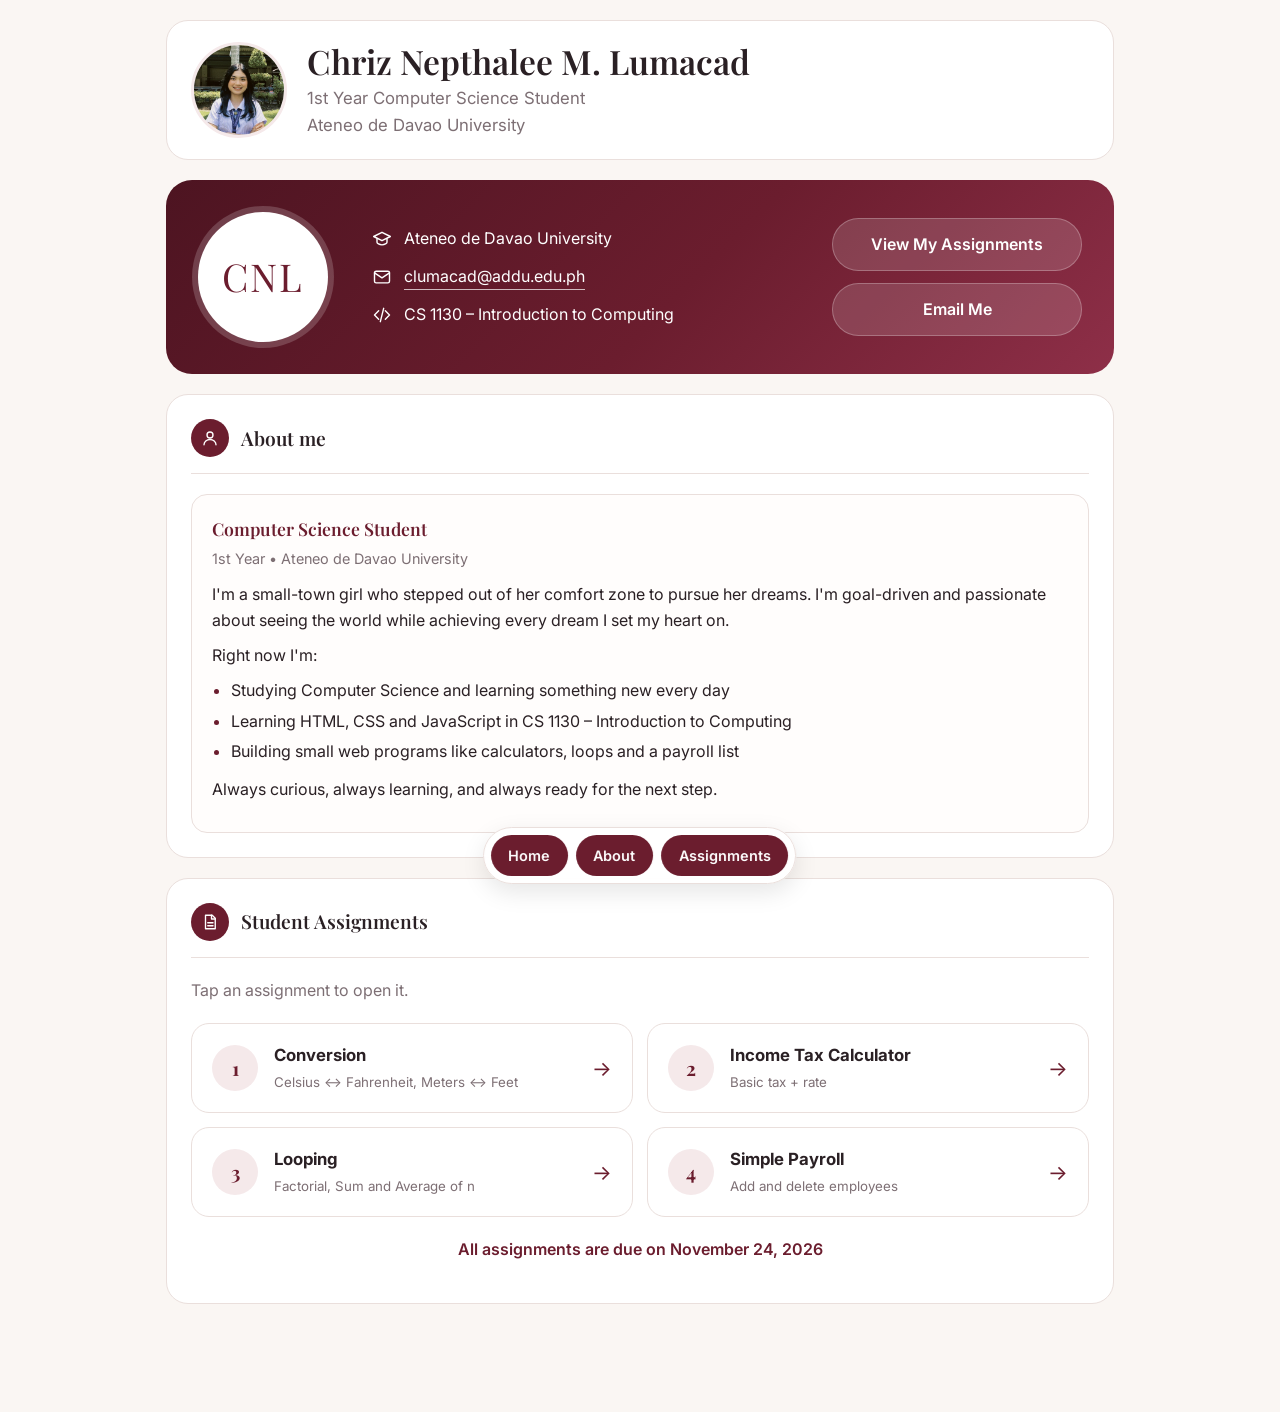
<file: index.html>
<!DOCTYPE html>
<html lang="en">
<head>
<meta charset="UTF-8">
<meta name="viewport" content="width=device-width, initial-scale=1.0">
<title>Chriz Nepthalee M. Lumacad</title>
<link rel="preconnect" href="https://fonts.googleapis.com">
<link rel="preconnect" href="https://fonts.gstatic.com" crossorigin>
<link href="https://fonts.googleapis.com/css2?family=Inter:wght@400;500;600&family=Playfair+Display:wght@500;600;700&display=swap" rel="stylesheet">
<link rel="stylesheet" href="style.css">
</head>
<body id="top">

<div class="wrap">

  <!-- Profile header -->
  <header class="topcard">
    <img src="photo.jpg" alt="Photo of Chriz Nepthalee M. Lumacad">
    <div>
      <h1>Chriz Nepthalee M. Lumacad</h1>
      <p>1st Year Computer Science Student<br>Ateneo de Davao University</p>
    </div>
  </header>

  <!-- Burgundy banner -->
  <section class="banner">
    <div class="monogram" aria-hidden="true">CNL</div>

    <ul class="details">
      <li>
        <svg viewBox="0 0 24 24"><path d="M2 9l10-5 10 5-10 5-10-5z"/><path d="M6 11.5v4.5c0 1.2 2.7 3 6 3s6-1.8 6-3v-4.5"/></svg>
        <span>Ateneo de Davao University</span>
      </li>
      <li>
        <svg viewBox="0 0 24 24"><rect x="3" y="5" width="18" height="14" rx="2"/><path d="M3 7l9 6 9-6"/></svg>
        <a href="mailto:clumacad@addu.edu.ph">clumacad@addu.edu.ph</a>
      </li>
      <li>
        <svg viewBox="0 0 24 24"><path d="M8 7l-5 5 5 5"/><path d="M16 7l5 5-5 5"/><path d="M14 4l-4 16"/></svg>
        <span>CS 1130 – Introduction to Computing</span>
      </li>
    </ul>

    <div class="banner-actions">
      <a class="ghost" href="#assignments">View My Assignments</a>
      <a class="ghost" href="mailto:clumacad@addu.edu.ph">Email Me</a>
    </div>
  </section>

  <!-- About me -->
  <section class="card" id="about">
    <div class="card-title">
      <span class="dot"><svg viewBox="0 0 24 24"><circle cx="12" cy="8" r="4"/><path d="M4 21c0-4 3.6-7 8-7s8 3 8 7"/></svg></span>
      <h2>About me</h2>
    </div>
    <div class="inner">
      <h3>Computer Science Student</h3>
      <p class="meta">1st Year • Ateneo de Davao University</p>
      <p>I'm a small-town girl who stepped out of her comfort zone to pursue her dreams. I'm goal-driven and passionate about seeing the world while achieving every dream I set my heart on.</p>
      <p>Right now I'm:</p>
      <ul>
        <li>Studying Computer Science and learning something new every day</li>
        <li>Learning HTML, CSS and JavaScript in CS 1130 – Introduction to Computing</li>
        <li>Building small web programs like calculators, loops and a payroll list</li>
      </ul>
      <p>Always curious, always learning, and always ready for the next step.</p>
    </div>
  </section>

  <!-- Assignments -->
  <section class="card" id="assignments">
    <div class="card-title">
      <span class="dot"><svg viewBox="0 0 24 24"><path d="M6 3h9l4 4v14H6z"/><path d="M14 3v5h5"/><path d="M9 13h7M9 17h7"/></svg></span>
      <h2>Student Assignments</h2>
    </div>
    <p class="lead">Tap an assignment to open it.</p>

    <div class="assign-grid">
      <a class="assign" href="conversion.html">
        <span class="num">1</span>
        <span><strong>Conversion</strong><small>Celsius ↔ Fahrenheit, Meters ↔ Feet</small></span>
        <span class="arrow">→</span>
      </a>
      <a class="assign" href="income-tax.html">
        <span class="num">2</span>
        <span><strong>Income Tax Calculator</strong><small>Basic tax + rate</small></span>
        <span class="arrow">→</span>
      </a>
      <a class="assign" href="looping.html">
        <span class="num">3</span>
        <span><strong>Looping</strong><small>Factorial, Sum and Average of n</small></span>
        <span class="arrow">→</span>
      </a>
      <a class="assign" href="payroll.html">
        <span class="num">4</span>
        <span><strong>Simple Payroll</strong><small>Add and delete employees</small></span>
        <span class="arrow">→</span>
      </a>
    </div>
    <p class="due">All assignments are due on November 24, 2026</p>
  </section>

</div>

<nav class="pills" aria-label="Page navigation">
  <a href="#top">Home</a>
  <a href="#about">About</a>
  <a href="#assignments">Assignments</a>
</nav>

</body>
</html>
</file>
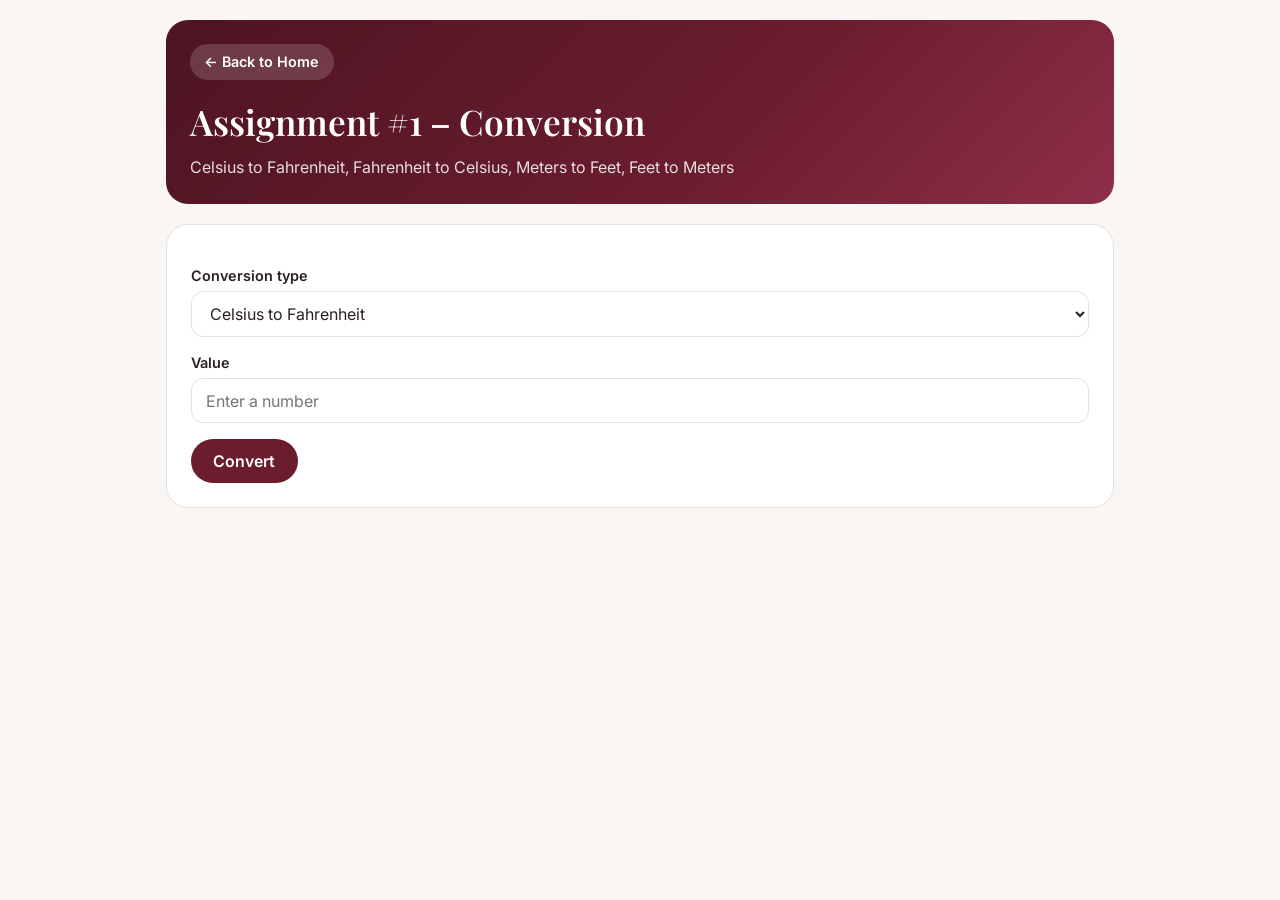
<file: conversion.html>
<!DOCTYPE html>
<html lang="en">
<head>
<meta charset="UTF-8">
<meta name="viewport" content="width=device-width, initial-scale=1.0">
<title>Assignment #1 – Conversion</title>
<link rel="preconnect" href="https://fonts.googleapis.com">
<link rel="preconnect" href="https://fonts.gstatic.com" crossorigin>
<link href="https://fonts.googleapis.com/css2?family=Inter:wght@400;500;600&family=Playfair+Display:wght@500;600;700&display=swap" rel="stylesheet">
<link rel="stylesheet" href="style.css">
</head>
<body>
<div class="wrap">

  <header class="pagehead">
    <a class="back" href="index.html">← Back to Home</a>
    <h1>Assignment #1 – Conversion</h1>
    <p>Celsius to Fahrenheit, Fahrenheit to Celsius, Meters to Feet, Feet to Meters</p>
  </header>

  <section class="card">
    <label for="convType">Conversion type</label>
    <select id="convType">
      <option value="c2f">Celsius to Fahrenheit</option>
      <option value="f2c">Fahrenheit to Celsius</option>
      <option value="m2ft">Meters to Feet</option>
      <option value="ft2m">Feet to Meters</option>
    </select>

    <label for="convValue">Value</label>
    <input type="number" id="convValue" step="any" placeholder="Enter a number">

    <button id="convBtn">Convert</button>
    <div class="result" id="convResult"></div>
  </section>

</div>

<script src="common.js"></script>
<script>
  const conversions = {
    c2f:  { fn: (v) => (v * 9) / 5 + 32,   label: (v, r) => `${v} °C = ${r} °F` },
    f2c:  { fn: (v) => ((v - 32) * 5) / 9, label: (v, r) => `${v} °F = ${r} °C` },
    m2ft: { fn: (v) => v * 3.28084,        label: (v, r) => `${v} meters = ${r} feet` },
    ft2m: { fn: (v) => v / 3.28084,        label: (v, r) => `${v} feet = ${r} meters` },
  };

  $("convBtn").addEventListener("click", () => {
    const raw = $("convValue").value;
    if (raw === "") return show("convResult", "Please enter a number.", true);
    const value = Number(raw);
    const { fn, label } = conversions[$("convType").value];
    const result = Number(fn(value).toFixed(4));
    show("convResult", `<strong>${label(value, result)}</strong>`);
  });
</script>
</body>
</html>
</file>
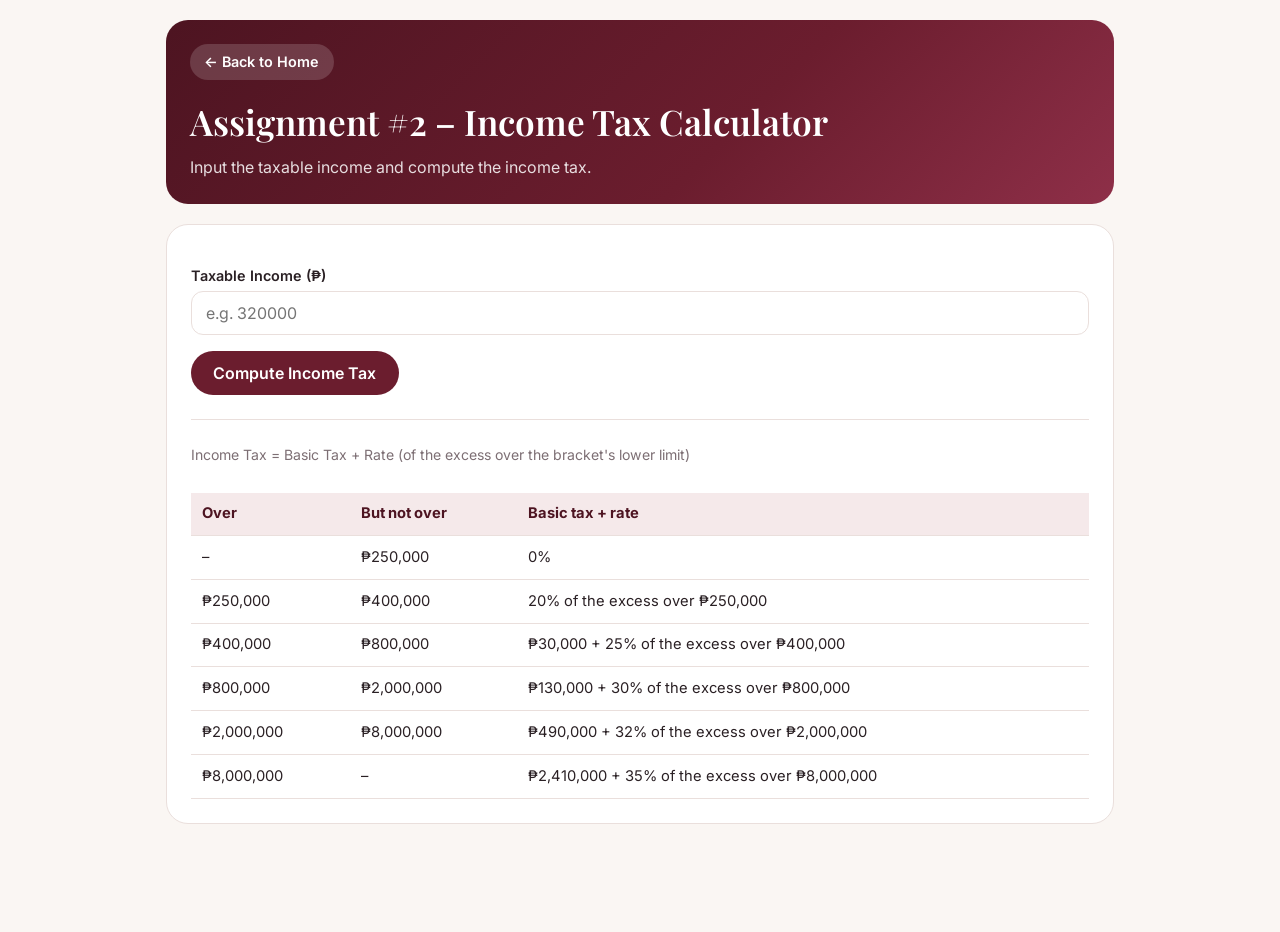
<file: income-tax.html>
<!DOCTYPE html>
<html lang="en">
<head>
<meta charset="UTF-8">
<meta name="viewport" content="width=device-width, initial-scale=1.0">
<title>Assignment #2 – Income Tax Calculator</title>
<link rel="preconnect" href="https://fonts.googleapis.com">
<link rel="preconnect" href="https://fonts.gstatic.com" crossorigin>
<link href="https://fonts.googleapis.com/css2?family=Inter:wght@400;500;600&family=Playfair+Display:wght@500;600;700&display=swap" rel="stylesheet">
<link rel="stylesheet" href="style.css">
</head>
<body>
<div class="wrap">

  <header class="pagehead">
    <a class="back" href="index.html">← Back to Home</a>
    <h1>Assignment #2 – Income Tax Calculator</h1>
    <p>Input the taxable income and compute the income tax.</p>
  </header>

  <section class="card">
    <label for="taxIncome">Taxable Income (₱)</label>
    <input type="number" id="taxIncome" min="0" step="any" placeholder="e.g. 320000">
    <button id="taxBtn">Compute Income Tax</button>
    <div class="result" id="taxResult"></div>

    <hr class="soft">
    <p class="note" style="margin-top:0">Income Tax = Basic Tax + Rate (of the excess over the bracket's lower limit)</p>
    <div class="scroll">
      <table>
        <thead><tr><th>Over</th><th>But not over</th><th>Basic tax + rate</th></tr></thead>
        <tbody>
          <tr><td>–</td><td>₱250,000</td><td>0%</td></tr>
          <tr><td>₱250,000</td><td>₱400,000</td><td>20% of the excess over ₱250,000</td></tr>
          <tr><td>₱400,000</td><td>₱800,000</td><td>₱30,000 + 25% of the excess over ₱400,000</td></tr>
          <tr><td>₱800,000</td><td>₱2,000,000</td><td>₱130,000 + 30% of the excess over ₱800,000</td></tr>
          <tr><td>₱2,000,000</td><td>₱8,000,000</td><td>₱490,000 + 32% of the excess over ₱2,000,000</td></tr>
          <tr><td>₱8,000,000</td><td>–</td><td>₱2,410,000 + 35% of the excess over ₱8,000,000</td></tr>
        </tbody>
      </table>
    </div>
  </section>

</div>

<script src="common.js"></script>
<script>
  const computeTax = (income) => {
    if (income <= 250000)  return 0;
    if (income <= 400000)  return (income - 250000) * 0.20;
    if (income <= 800000)  return 30000 + (income - 400000) * 0.25;
    if (income <= 2000000) return 130000 + (income - 800000) * 0.30;
    if (income <= 8000000) return 490000 + (income - 2000000) * 0.32;
    return 2410000 + (income - 8000000) * 0.35;
  };

  $("taxBtn").addEventListener("click", () => {
    const raw = $("taxIncome").value;
    const income = Number(raw);
    if (raw === "" || income < 0) return show("taxResult", "Please enter a valid income (0 or more).", true);
    const tax = computeTax(income);
    show("taxResult", `
      Taxable Income: <strong>${peso(income)}</strong><br>
      Income Tax: <strong>${peso(tax)}</strong>`);
  });
</script>
</body>
</html>
</file>
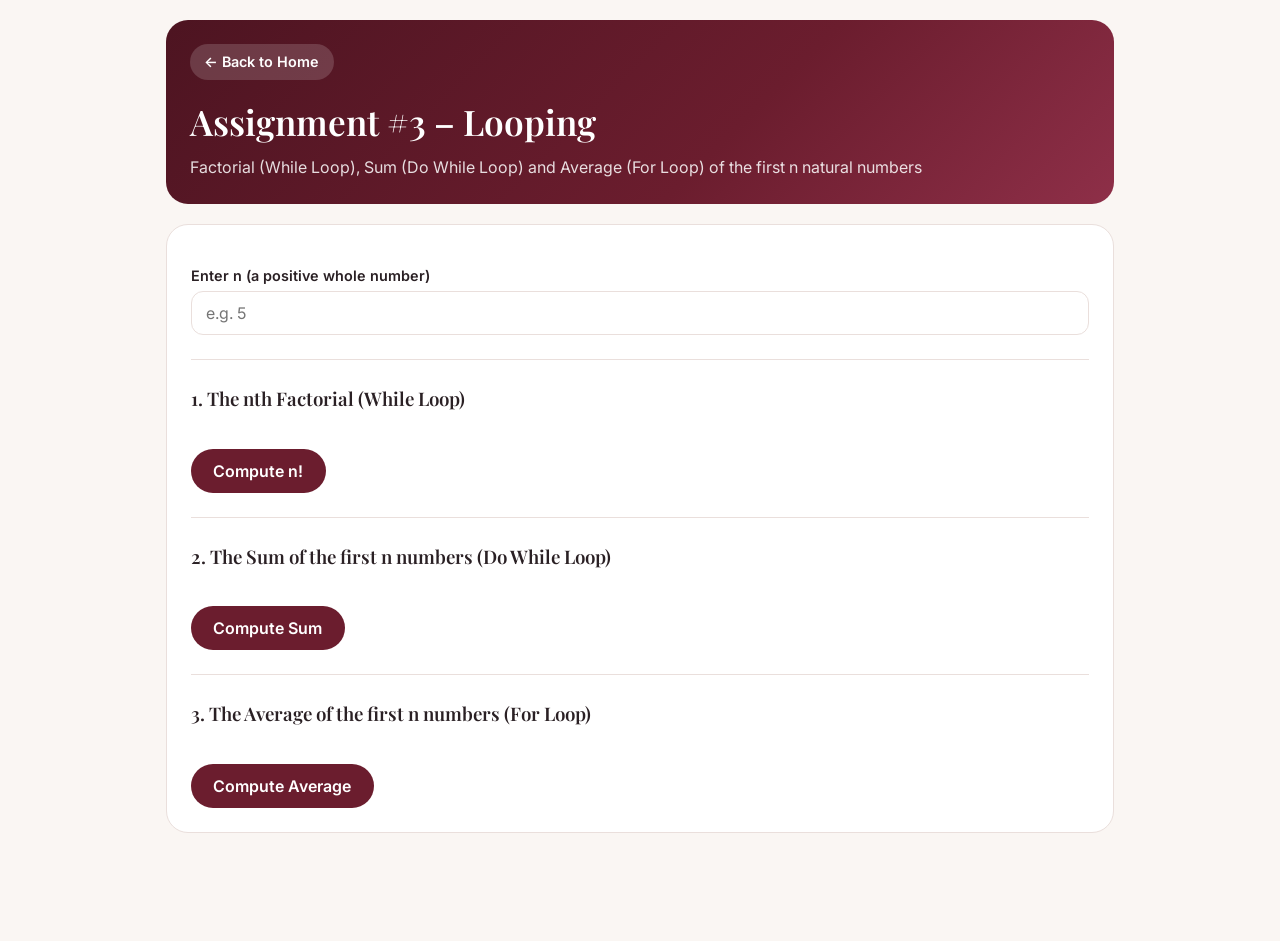
<file: looping.html>
<!DOCTYPE html>
<html lang="en">
<head>
<meta charset="UTF-8">
<meta name="viewport" content="width=device-width, initial-scale=1.0">
<title>Assignment #3 – Looping</title>
<link rel="preconnect" href="https://fonts.googleapis.com">
<link rel="preconnect" href="https://fonts.gstatic.com" crossorigin>
<link href="https://fonts.googleapis.com/css2?family=Inter:wght@400;500;600&family=Playfair+Display:wght@500;600;700&display=swap" rel="stylesheet">
<link rel="stylesheet" href="style.css">
</head>
<body>
<div class="wrap">

  <header class="pagehead">
    <a class="back" href="index.html">← Back to Home</a>
    <h1>Assignment #3 – Looping</h1>
    <p>Factorial (While Loop), Sum (Do While Loop) and Average (For Loop) of the first n natural numbers</p>
  </header>

  <section class="card">
    <label for="loopN">Enter n (a positive whole number)</label>
    <input type="number" id="loopN" min="1" step="1" placeholder="e.g. 5">

    <hr class="soft">

    <h3>1. The nth Factorial (While Loop)</h3>
    <button id="factBtn">Compute n!</button>
    <div class="result" id="factResult"></div>

    <hr class="soft">

    <h3>2. The Sum of the first n numbers (Do While Loop)</h3>
    <button id="sumBtn">Compute Sum</button>
    <div class="result" id="sumResult"></div>

    <hr class="soft">

    <h3>3. The Average of the first n numbers (For Loop)</h3>
    <button id="avgBtn">Compute Average</button>
    <div class="result" id="avgResult"></div>
  </section>

</div>

<script src="common.js"></script>
<script>
  const getPositiveInt = () => {
    const n = Number($("loopN").value);
    return Number.isInteger(n) && n >= 1 ? n : null;
  };

  // 1. Factorial using a WHILE loop (BigInt keeps large results exact)
  $("factBtn").addEventListener("click", () => {
    const n = getPositiveInt();
    if (n === null) return show("factResult", "Please enter a positive whole number.", true);
    if (n > 500) return show("factResult", "Please use n up to 500.", true);
    let factorial = 1n;
    let i = 1n;
    while (i <= BigInt(n)) {
      factorial *= i;
      i++;
    }
    show("factResult", `${n}! = <strong>${factorial.toString()}</strong>`);
  });

  // 2. Sum using a DO WHILE loop
  $("sumBtn").addEventListener("click", () => {
    const n = getPositiveInt();
    if (n === null) return show("sumResult", "Please enter a positive whole number.", true);
    let sum = 0;
    let i = 1;
    do {
      sum += i;
      i++;
    } while (i <= n);
    show("sumResult", `1 + 2 + ... + ${n} = <strong>${sum}</strong>`);
  });

  // 3. Average using a FOR loop
  $("avgBtn").addEventListener("click", () => {
    const n = getPositiveInt();
    if (n === null) return show("avgResult", "Please enter a positive whole number.", true);
    let sum = 0;
    for (let i = 1; i <= n; i++) {
      sum += i;
    }
    show("avgResult", `Average of the first ${n} numbers = <strong>${sum / n}</strong>`);
  });
</script>
</body>
</html>
</file>
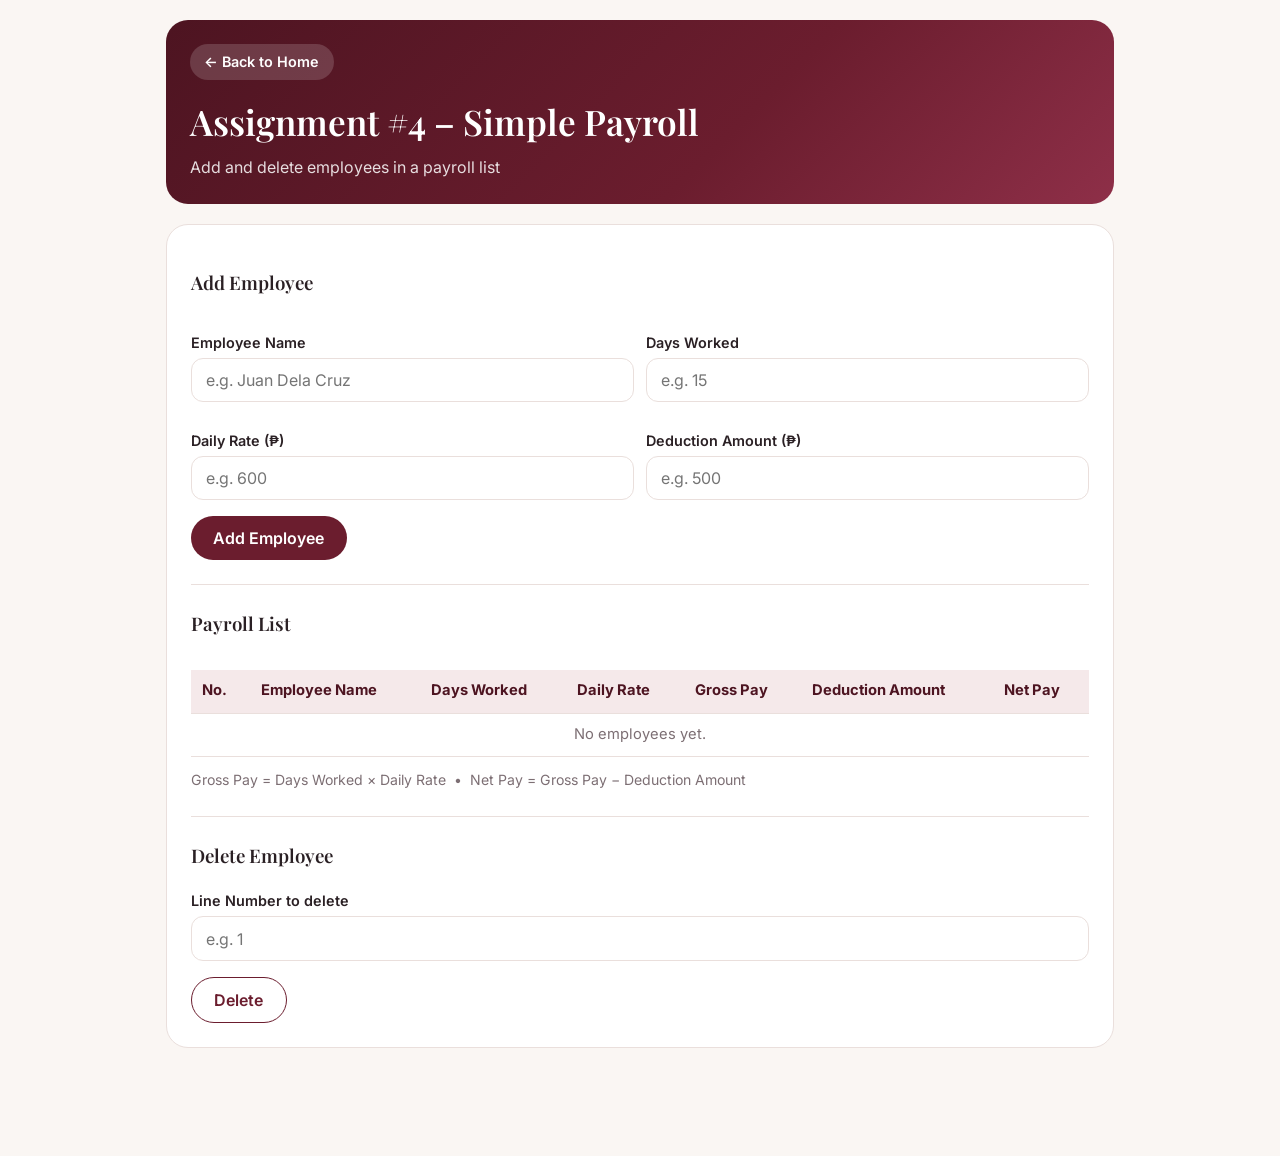
<file: payroll.html>
<!DOCTYPE html>
<html lang="en">
<head>
<meta charset="UTF-8">
<meta name="viewport" content="width=device-width, initial-scale=1.0">
<title>Assignment #4 – Simple Payroll</title>
<link rel="preconnect" href="https://fonts.googleapis.com">
<link rel="preconnect" href="https://fonts.gstatic.com" crossorigin>
<link href="https://fonts.googleapis.com/css2?family=Inter:wght@400;500;600&family=Playfair+Display:wght@500;600;700&display=swap" rel="stylesheet">
<link rel="stylesheet" href="style.css">
</head>
<body>
<div class="wrap">

  <header class="pagehead">
    <a class="back" href="index.html">← Back to Home</a>
    <h1>Assignment #4 – Simple Payroll</h1>
    <p>Add and delete employees in a payroll list</p>
  </header>

  <section class="card">
    <h3>Add Employee</h3>
    <div class="row">
      <div>
        <label for="empName">Employee Name</label>
        <input type="text" id="empName" placeholder="e.g. Juan Dela Cruz">
      </div>
      <div>
        <label for="daysWorked">Days Worked</label>
        <input type="number" id="daysWorked" min="0" step="any" placeholder="e.g. 15">
      </div>
      <div>
        <label for="dailyRate">Daily Rate (₱)</label>
        <input type="number" id="dailyRate" min="0" step="any" placeholder="e.g. 600">
      </div>
      <div>
        <label for="deduction">Deduction Amount (₱)</label>
        <input type="number" id="deduction" min="0" step="any" placeholder="e.g. 500">
      </div>
    </div>
    <button id="addBtn">Add Employee</button>
    <div class="result" id="payMsg"></div>

    <hr class="soft">

    <h3>Payroll List</h3>
    <div class="scroll">
      <table id="payTable">
        <thead>
          <tr>
            <th>No.</th><th>Employee Name</th><th>Days Worked</th><th>Daily Rate</th>
            <th>Gross Pay</th><th>Deduction Amount</th><th>Net Pay</th>
          </tr>
        </thead>
        <tbody id="payBody"></tbody>
      </table>
    </div>
    <p class="note">Gross Pay = Days Worked × Daily Rate &nbsp;•&nbsp; Net Pay = Gross Pay − Deduction Amount</p>

    <hr class="soft">

    <h3>Delete Employee</h3>
    <label for="delLine">Line Number to delete</label>
    <input type="number" id="delLine" min="1" step="1" placeholder="e.g. 1">
    <button id="delBtn" class="secondary">Delete</button>
  </section>

</div>

<script src="common.js"></script>
<script>
  const payroll = [];   // the payroll list

  const renderPayroll = () => {
    $("payBody").innerHTML = payroll.length === 0
      ? `<tr><td colspan="7" style="text-align:center;color:#7d6f74;">No employees yet.</td></tr>`
      : payroll.map((emp, index) => `
          <tr>
            <td>${index + 1}</td>
            <td>${escapeHtml(emp.name)}</td>
            <td>${emp.days}</td>
            <td class="amt">${peso(emp.rate)}</td>
            <td class="amt">${peso(emp.gross)}</td>
            <td class="amt">${peso(emp.deduction)}</td>
            <td class="amt">${peso(emp.net)}</td>
          </tr>`).join("");
  };

  $("addBtn").addEventListener("click", () => {
    const name = $("empName").value.trim();
    const daysRaw = $("daysWorked").value;
    const rateRaw = $("dailyRate").value;
    const dedRaw = $("deduction").value;
    const days = Number(daysRaw);
    const rate = Number(rateRaw);
    const deduction = Number(dedRaw);

    if (!name || daysRaw === "" || rateRaw === "" || dedRaw === "" || days < 0 || rate < 0 || deduction < 0) {
      return show("payMsg", "Please fill in all fields with valid (non-negative) values.", true);
    }

    const gross = days * rate;        // Gross Pay = Days Worked * Daily Rate
    const net = gross - deduction;    // Net Pay = Gross Pay - Deduction Amount
    payroll.push({ name, days, rate, gross, deduction, net });
    renderPayroll();
    show("payMsg", `Added <strong>${escapeHtml(name)}</strong> as line ${payroll.length}.`);

    ["empName", "daysWorked", "dailyRate", "deduction"].forEach((id) => { $(id).value = ""; });
    $("empName").focus();
  });

  $("delBtn").addEventListener("click", () => {
    const line = Number($("delLine").value);
    if (!Number.isInteger(line) || line < 1 || line > payroll.length) {
      return show("payMsg", `Please enter a valid line number (1 to ${payroll.length}).`, true);
    }
    const [removed] = payroll.splice(line - 1, 1);
    renderPayroll();   // table renumbers automatically
    $("delLine").value = "";
    show("payMsg", `Deleted line ${line} (<strong>${escapeHtml(removed.name)}</strong>).`);
  });

  renderPayroll();
</script>
</body>
</html>
</file>
<file: style.css>
:root {
  --burgundy: #6b1d2e;
  --burgundy-2: #8e2f48;
  --burgundy-dark: #4d1421;
  --cream: #faf6f3;
  --card: #ffffff;
  --ink: #2a2024;
  --muted: #7d6f74;
  --line: #eadfdc;
  --blush: #f5e9ea;
  --ok: #3f6b4f;
  --err: #a12a3a;
}
* { box-sizing: border-box; }
html { scroll-behavior: smooth; }
body {
  margin: 0;
  font-family: "Inter", "Segoe UI", Roboto, Arial, sans-serif;
  background: var(--cream);
  color: var(--ink);
  line-height: 1.6;
  padding-bottom: 5.5rem;
}
h1, h2, h3, .serif { font-family: "Playfair Display", Georgia, "Times New Roman", serif; font-weight: 600; }
a { color: inherit; }
.wrap { max-width: 980px; margin: 0 auto; padding: 1.25rem 1rem; display: grid; gap: 1.25rem; }

/* ---------- top profile card ---------- */
.topcard {
  display: flex; align-items: center; gap: 1.25rem;
  background: var(--card); border: 1px solid var(--line);
  border-radius: 22px; padding: 1.25rem 1.5rem;
}
.topcard img {
  width: 96px; height: 96px; border-radius: 50%; object-fit: cover;
  border: 3px solid var(--blush); flex-shrink: 0;
}
.topcard h1 { margin: 0; font-size: clamp(1.4rem, 4.5vw, 2.1rem); line-height: 1.2; }
.topcard p { margin: .25rem 0 0; color: var(--muted); font-size: clamp(.9rem, 2.6vw, 1.05rem); }

/* ---------- burgundy banner ---------- */
.banner {
  background: linear-gradient(135deg, var(--burgundy-dark), var(--burgundy) 55%, var(--burgundy-2));
  color: #fff; border-radius: 26px; padding: 1.75rem;
  display: grid; gap: 1.5rem; grid-template-columns: 1fr; align-items: center;
}
.monogram {
  width: 130px; height: 130px; border-radius: 50%;
  display: grid; place-items: center; margin: 0 auto;
  background: #fff; color: var(--burgundy);
  font-family: "Playfair Display", Georgia, serif; font-size: 2.4rem; letter-spacing: .05em;
  box-shadow: 0 0 0 6px rgba(255,255,255,.18);
}
.details { list-style: none; margin: 0; padding: 0; display: grid; gap: .75rem; }
.details li { display: flex; align-items: center; gap: .75rem; font-size: 1rem; word-break: break-word; }
.details svg { width: 20px; height: 20px; flex-shrink: 0; stroke: #fff; fill: none; stroke-width: 1.7; stroke-linecap: round; stroke-linejoin: round; }
.details a { text-decoration: none; border-bottom: 1px solid rgba(255,255,255,.7); }
.banner-actions { display: grid; gap: .75rem; }
.ghost {
  display: block; text-align: center; text-decoration: none;
  background: rgba(255,255,255,.14); color: #fff; font-weight: 600;
  padding: .8rem 1.2rem; border-radius: 999px; border: 1px solid rgba(255,255,255,.25);
}
.ghost:hover { background: rgba(255,255,255,.26); }

/* ---------- cards ---------- */
.card { background: var(--card); border: 1px solid var(--line); border-radius: 22px; padding: 1.5rem; }
.card-title { display: flex; align-items: center; gap: .75rem; padding-bottom: 1rem; border-bottom: 1px solid var(--line); margin-bottom: 1.25rem; }
.card-title .dot { width: 38px; height: 38px; border-radius: 50%; background: var(--burgundy); display: grid; place-items: center; }
.card-title .dot svg { width: 18px; height: 18px; stroke: #fff; fill: none; stroke-width: 1.8; stroke-linecap: round; stroke-linejoin: round; }
.card-title h2 { margin: 0; font-size: 1.2rem; }
.inner { border: 1px solid var(--line); border-radius: 16px; padding: 1.25rem; background: #fffdfc; }
.inner h3 { margin: 0 0 .25rem; font-size: 1.1rem; color: var(--burgundy); }
.inner .meta { color: var(--muted); font-size: .9rem; margin: 0 0 .75rem; }
.inner p { margin: .6rem 0; }
.inner ul { margin: .5rem 0 .75rem; padding-left: 1.2rem; }
.inner li { margin: .3rem 0; }
.inner li::marker { color: var(--burgundy); }

/* ---------- assignment buttons ---------- */
.lead { color: var(--muted); margin: 0 0 1.25rem; }
.assign-grid { display: grid; gap: .9rem; grid-template-columns: 1fr; }
.assign {
  display: flex; align-items: center; gap: 1rem; text-decoration: none;
  background: #fff; border: 1px solid var(--line); border-radius: 18px; padding: 1.1rem 1.25rem;
  transition: transform .15s ease, box-shadow .15s ease, border-color .15s ease;
}
.assign:hover { transform: translateY(-3px); border-color: var(--burgundy); box-shadow: 0 10px 24px rgba(107,29,46,.12); }
.assign .num {
  width: 46px; height: 46px; border-radius: 50%; flex-shrink: 0;
  background: var(--blush); color: var(--burgundy); display: grid; place-items: center;
  font-family: "Playfair Display", Georgia, serif; font-size: 1.2rem; font-weight: 700;
}
.assign:hover .num { background: var(--burgundy); color: #fff; }
.assign strong { display: block; font-size: 1.05rem; }
.assign small { color: var(--muted); }
.assign .arrow { margin-left: auto; color: var(--burgundy); font-size: 1.3rem; }
.due { margin-top: 1.25rem; text-align: center; color: var(--burgundy); font-weight: 600; }

/* ---------- bottom pill nav ---------- */
.pills {
  position: fixed; left: 50%; bottom: 1rem; transform: translateX(-50%);
  display: flex; gap: .5rem; padding: .45rem; z-index: 20;
  background: rgba(255,255,255,.92); backdrop-filter: blur(8px);
  border: 1px solid var(--line); border-radius: 999px; box-shadow: 0 8px 24px rgba(0,0,0,.1);
}
.pills a {
  text-decoration: none; background: var(--burgundy); color: #fff;
  padding: .55rem 1.1rem; border-radius: 999px; font-size: .9rem; font-weight: 600; white-space: nowrap;
}
.pills a:hover { background: var(--burgundy-dark); }

/* ---------- assignment pages ---------- */
.pagehead {
  background: linear-gradient(135deg, var(--burgundy-dark), var(--burgundy) 60%, var(--burgundy-2));
  color: #fff; border-radius: 22px; padding: 1.5rem;
}
.pagehead .back {
  display: inline-block; text-decoration: none; font-size: .9rem; font-weight: 600;
  background: rgba(255,255,255,.16); padding: .4rem .9rem; border-radius: 999px; margin-bottom: .9rem;
}
.pagehead .back:hover { background: rgba(255,255,255,.28); }
.pagehead h1 { margin: 0; font-size: clamp(1.5rem, 5vw, 2.2rem); }
.pagehead p { margin: .25rem 0 0; opacity: .85; }

label { display: block; font-weight: 600; margin: .9rem 0 .25rem; font-size: .9rem; }
input, select {
  width: 100%; padding: .7rem .85rem; font-size: 1rem; font-family: inherit;
  border: 1px solid var(--line); border-radius: 12px; background: #fff; color: var(--ink);
}
input:focus, select:focus { outline: 2px solid var(--burgundy-2); border-color: var(--burgundy-2); }
button, .btn {
  margin-top: 1rem; padding: .75rem 1.4rem; border: none; border-radius: 999px;
  background: var(--burgundy); color: #fff; font-size: 1rem; font-weight: 600; font-family: inherit; cursor: pointer;
}
button:hover, .btn:hover { background: var(--burgundy-dark); }
button.secondary { background: transparent; color: var(--burgundy); border: 1px solid var(--burgundy); }
button.secondary:hover { background: var(--blush); }
.row { display: grid; gap: .75rem; grid-template-columns: 1fr; }
.result {
  margin-top: 1.1rem; padding: .9rem 1.1rem; background: #f4f8f5;
  border-left: 4px solid var(--ok); border-radius: 10px; word-break: break-word;
}
.result.error { background: #fbeff0; border-left-color: var(--err); color: var(--err); }
.result:empty { display: none; }
.note { color: var(--muted); font-size: .88rem; margin-top: .75rem; }
.scroll { overflow-x: auto; }
table { width: 100%; border-collapse: collapse; margin-top: .75rem; font-size: .92rem; }
th, td { padding: .6rem .7rem; border-bottom: 1px solid var(--line); text-align: left; }
th { background: var(--blush); color: var(--burgundy-dark); white-space: nowrap; }
td.amt { text-align: right; font-variant-numeric: tabular-nums; white-space: nowrap; }
.split { display: grid; gap: 1.25rem; grid-template-columns: 1fr; }
hr.soft { border: none; border-top: 1px solid var(--line); margin: 1.5rem 0; }

/* ---------- responsive ---------- */
@media (min-width: 720px) {
  .banner { grid-template-columns: 150px 1fr 250px; padding: 2rem; }
  .monogram { margin: 0; }
  .row { grid-template-columns: 1fr 1fr; }
  .assign-grid { grid-template-columns: 1fr 1fr; }
  .split { grid-template-columns: 1fr 1fr; }
}
@media (max-width: 480px) {
  .topcard { flex-direction: column; text-align: center; }
  .card, .banner { padding: 1.1rem; }
}
</file>
